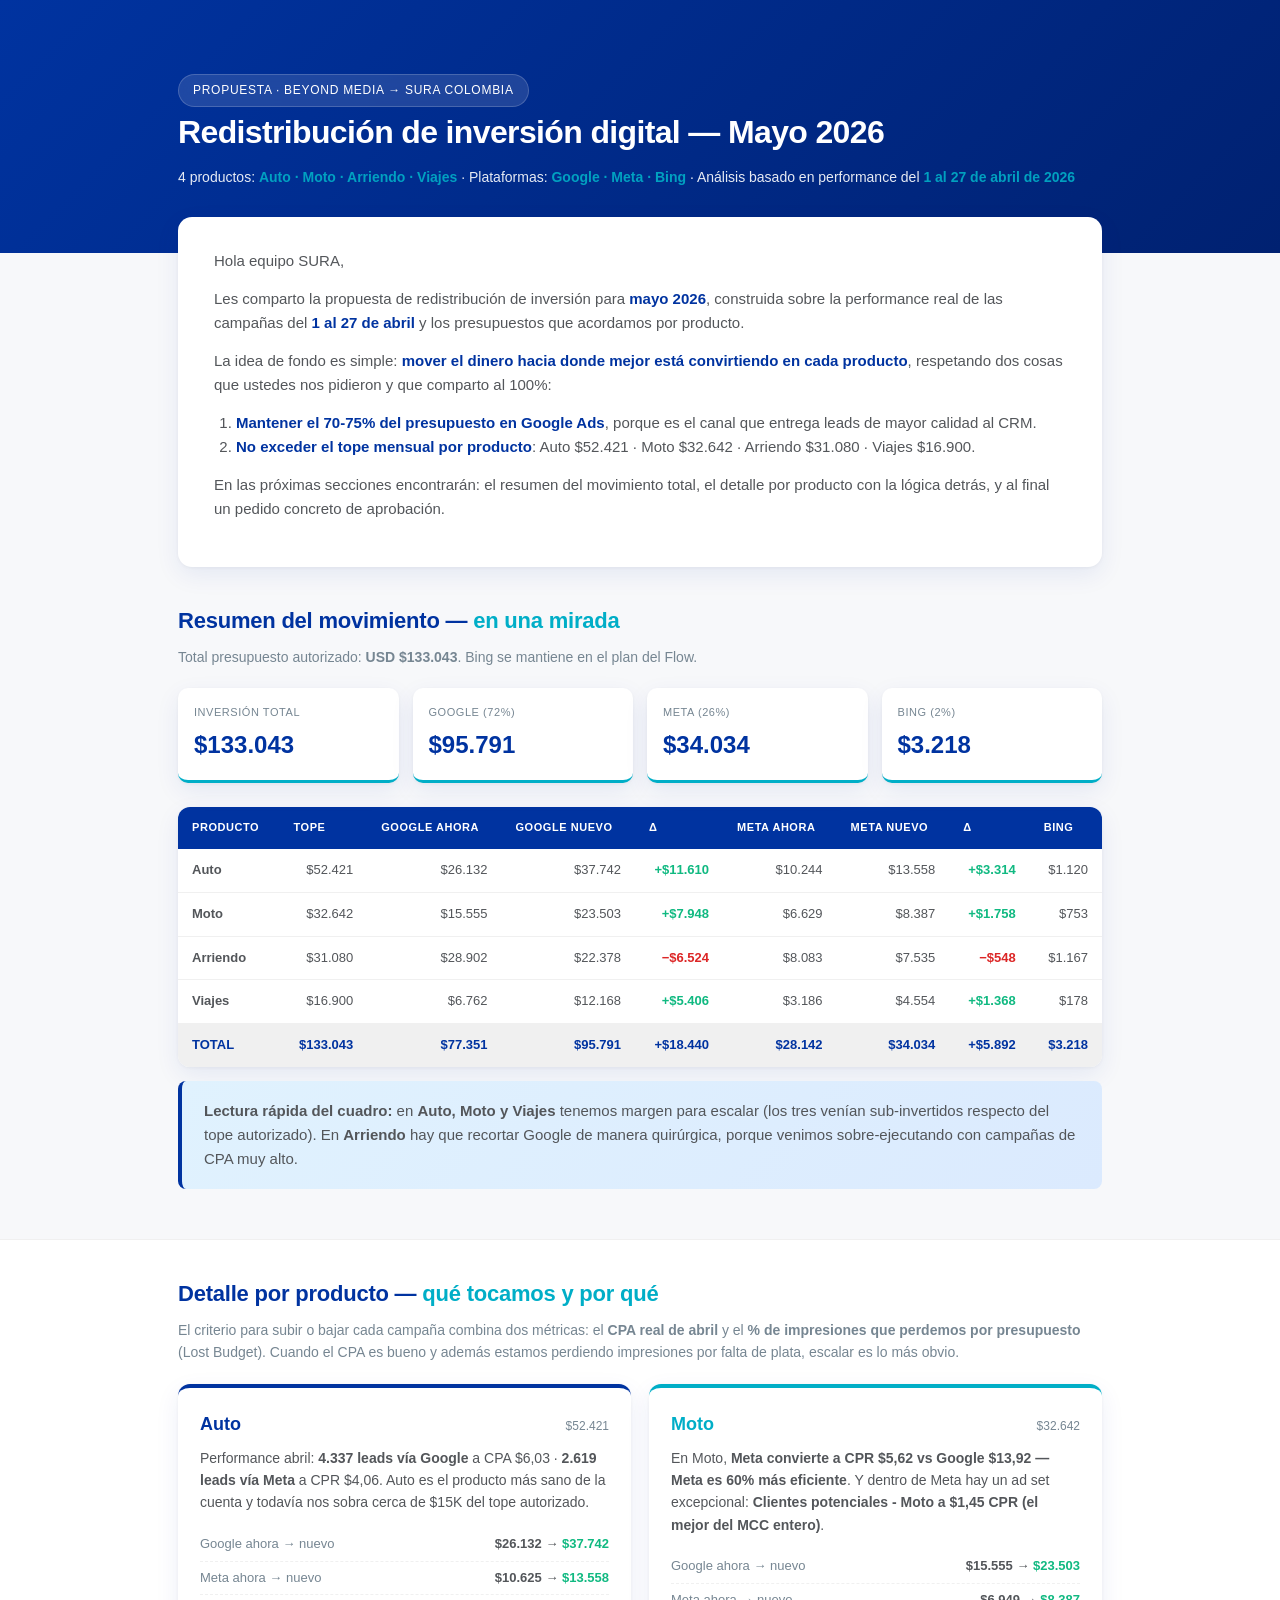
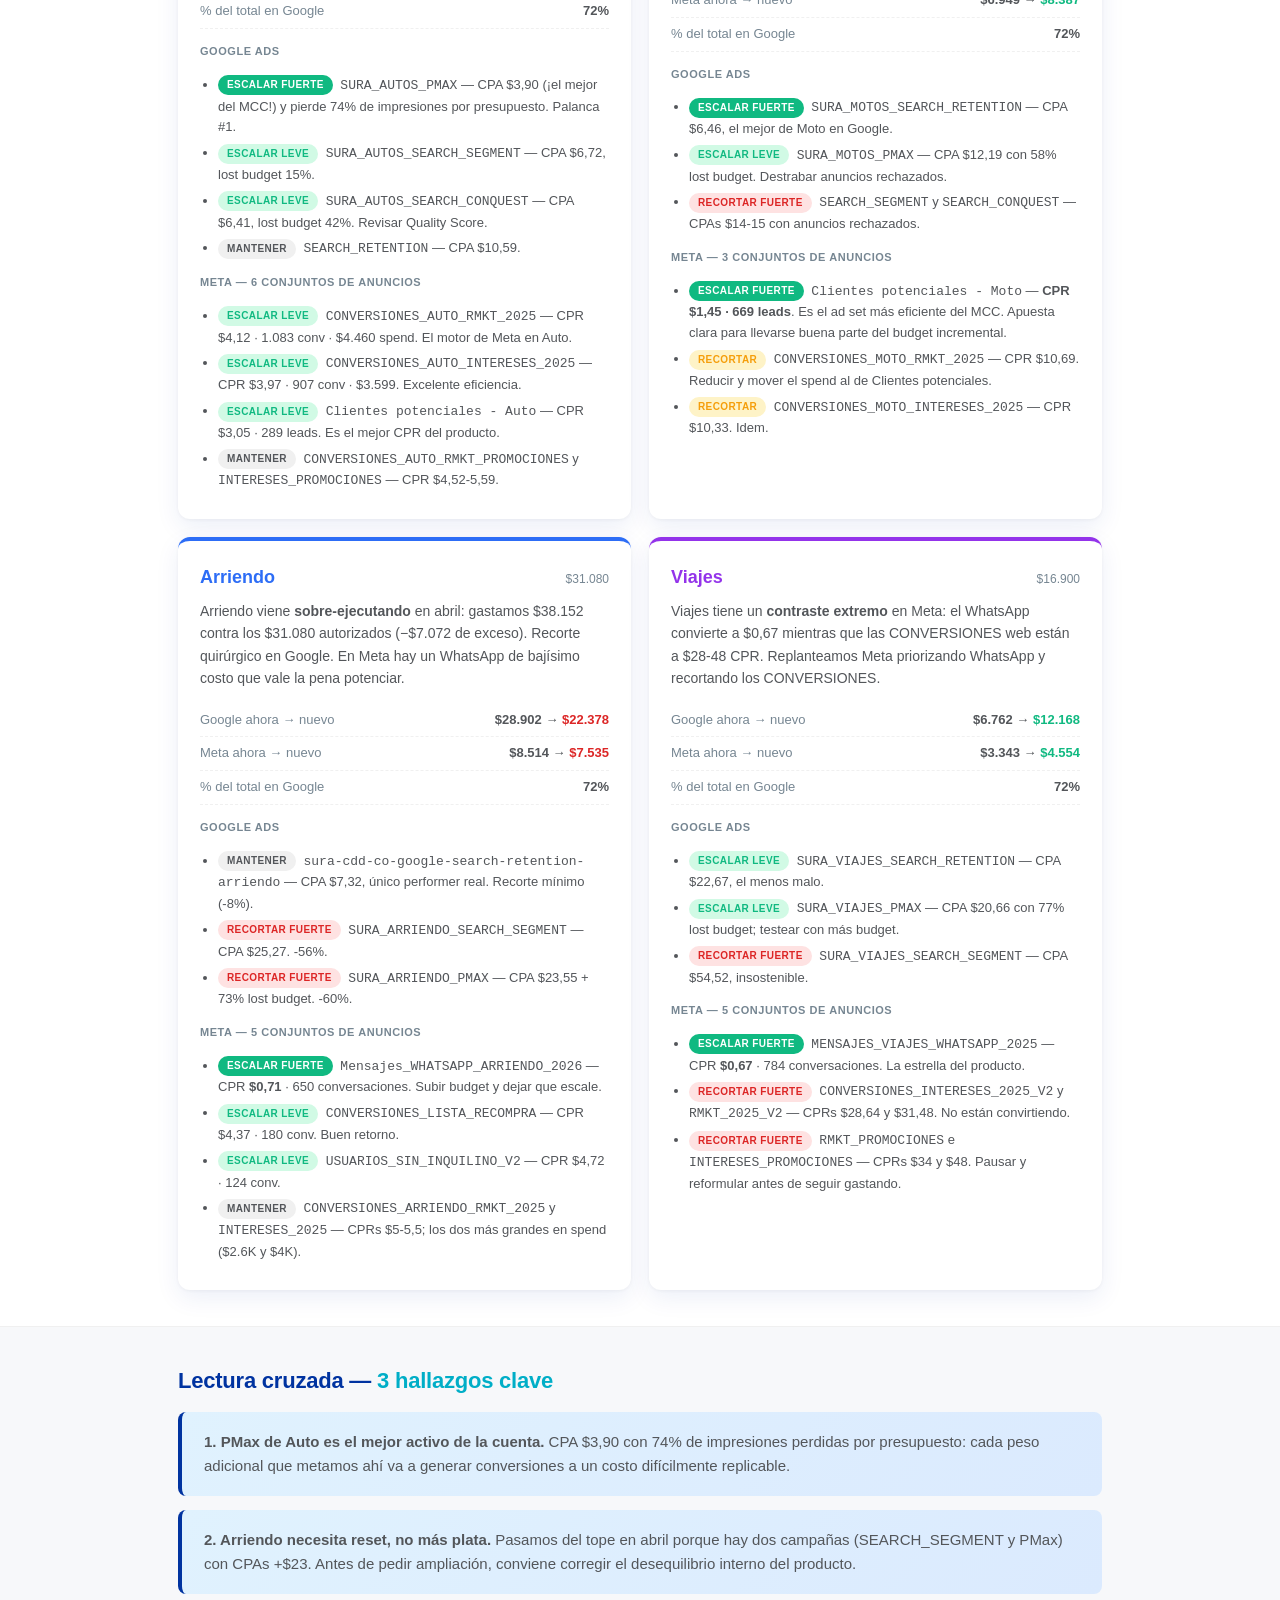
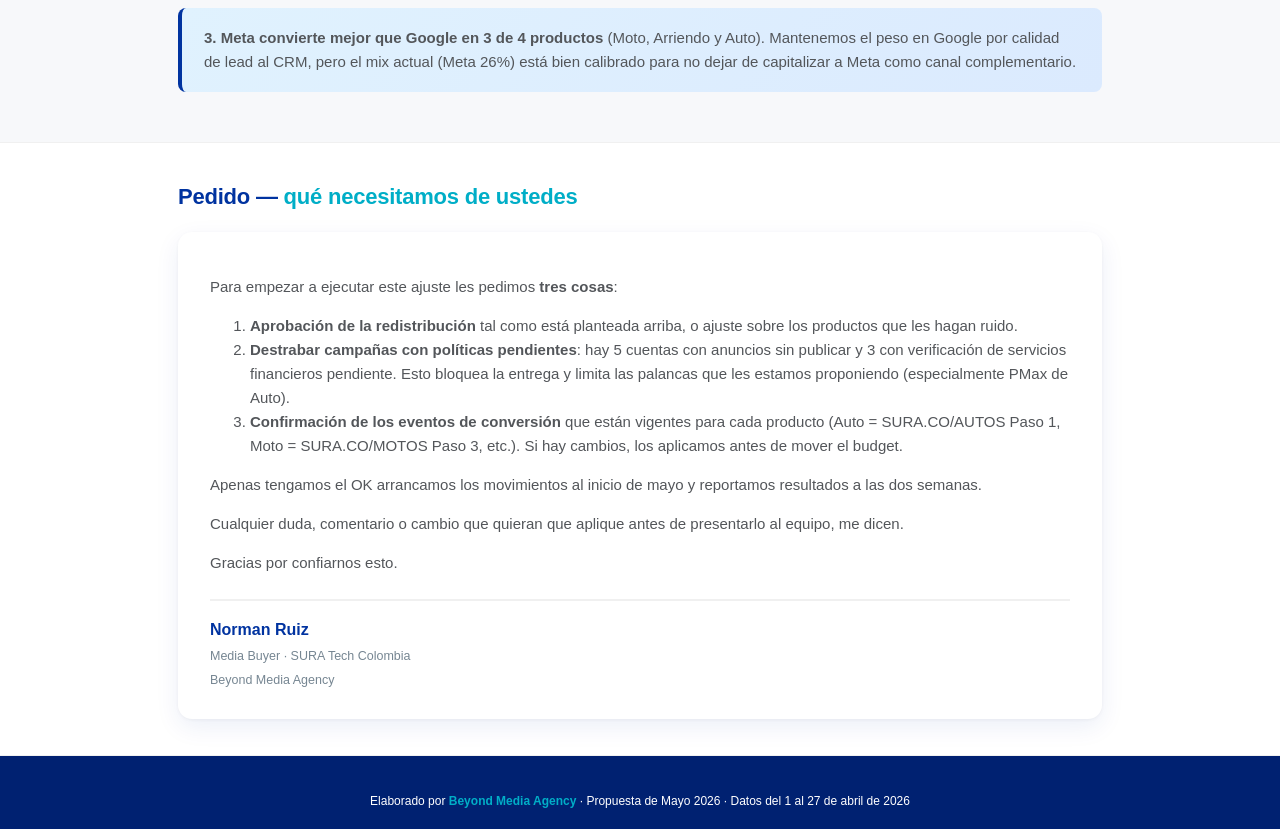
<file: outputs/propuesta_mayo_2026.html>
<!DOCTYPE html>
<html lang="es">
<head>
<meta charset="UTF-8">
<meta name="viewport" content="width=device-width, initial-scale=1.0">
<title>Propuesta de redistribución de inversión · Mayo 2026 · SURA Colombia</title>
<style>
  :root {
    --azul:#0033A0; --aqua:#00AEC7; --azul-osc:#002171;
    --gris-osc:#53565A; --gris-med:#768692; --gris-cl:#F0F0F0; --bg:#F7F8FA;
    --verde:#10B981; --amarillo:#F59E0B; --rojo:#DC2626;
    --shadow: 0 1px 3px rgba(83,86,90,.06), 0 8px 24px rgba(0,51,160,.08);
  }
  * { box-sizing:border-box; }
  html,body { margin:0; padding:0; font-family:"Inter","Segoe UI",-apple-system,sans-serif;
    color:var(--gris-osc); background:var(--bg); line-height:1.6; font-size:15px; }
  .container { max-width:980px; margin:0 auto; padding:0 28px; }

  /* Hero */
  .hero { background:linear-gradient(135deg,var(--azul) 0%, var(--azul-osc) 100%);
    color:#fff; padding:56px 0 64px; }
  .hero .container { max-width:980px; }
  .hero h1 { font-size:32px; font-weight:700; margin:0 0 8px; letter-spacing:-.02em; }
  .hero .meta { opacity:.9; font-size:14px; }
  .hero .meta strong { color:var(--aqua); font-weight:600; }
  .hero .pill {
    display:inline-block; background:rgba(255,255,255,.12); backdrop-filter:blur(8px);
    border:1px solid rgba(255,255,255,.18); padding:6px 14px; border-radius:999px;
    font-size:12px; letter-spacing:.06em; text-transform:uppercase; margin-top:18px;
  }

  /* Card sections */
  section { padding:36px 0; }
  section h2 { color:var(--azul); font-size:22px; margin:0 0 8px; letter-spacing:-.01em; }
  section h2 .accent { color:var(--aqua); }
  section .sub { color:var(--gris-med); font-size:14px; margin:0 0 20px; }
  section.alt { background:#fff; border-top:1px solid var(--gris-cl); border-bottom:1px solid var(--gris-cl); }

  /* Carta */
  .carta { background:#fff; border-radius:14px; padding:32px 36px; box-shadow:var(--shadow);
    margin-top:-36px; position:relative; z-index:2; }
  .carta p { margin:0 0 14px; }
  .carta strong { color:var(--azul); }

  /* Tablas */
  table { width:100%; border-collapse:collapse; background:#fff; border-radius:12px;
    overflow:hidden; box-shadow:var(--shadow); font-size:13px; }
  th { background:var(--azul); color:#fff; padding:12px 14px; text-align:left;
    font-size:11px; text-transform:uppercase; letter-spacing:.05em; font-weight:600; }
  td { padding:11px 14px; border-bottom:1px solid var(--gris-cl); }
  tr:last-child td { border-bottom:0; }
  tr.total td { background:var(--gris-cl); font-weight:700; color:var(--azul); }
  td.num { text-align:right; font-variant-numeric:tabular-nums; }
  td.up { color:var(--verde); font-weight:600; }
  td.dn { color:var(--rojo); font-weight:600; }

  /* Cards seguro */
  .grid { display:grid; grid-template-columns:1fr 1fr; gap:18px; }
  .card { background:#fff; border-radius:12px; padding:22px; box-shadow:var(--shadow);
    border-top:4px solid var(--c, var(--aqua)); }
  .card h3 { margin:0 0 4px; color:var(--c, var(--azul)); font-size:18px; display:flex;
    justify-content:space-between; align-items:baseline; }
  .card h3 small { color:var(--gris-med); font-size:12px; font-weight:500; }
  .card .lead { font-size:14px; color:var(--gris-osc); margin:8px 0 14px; }
  .card .row { display:flex; justify-content:space-between; padding:6px 0;
    border-bottom:1px dashed var(--gris-cl); font-size:13px; }
  .card .row:last-child { border-bottom:0; }
  .card .row span:first-child { color:var(--gris-med); }
  .card .row span:last-child { font-weight:600; }
  .card ul.acciones { margin:14px 0 0; padding:0 0 0 18px; font-size:13px; }
  .card ul.acciones li { margin:5px 0; }

  /* Acción badges */
  .badge { display:inline-block; padding:2px 9px; border-radius:999px;
    font-size:10px; font-weight:700; letter-spacing:.04em; text-transform:uppercase;
    vertical-align:middle; margin-right:4px; }
  .b-up    { background:#d1fae5; color:var(--verde); }
  .b-up-strong { background:var(--verde); color:#fff; }
  .b-dn    { background:#fef3c7; color:var(--amarillo); }
  .b-dn-strong { background:#fee2e2; color:var(--rojo); }
  .b-keep  { background:var(--gris-cl); color:var(--gris-osc); }

  /* Fondo highlight */
  .highlight { background:linear-gradient(135deg,#e0f2fe 0%,#dbeafe 100%);
    border-left:4px solid var(--azul); padding:18px 22px; border-radius:8px; margin:14px 0; }

  /* KPI grid */
  .kpis { display:grid; grid-template-columns:repeat(4,1fr); gap:14px; margin-bottom:24px; }
  .kpi { background:#fff; border-radius:10px; padding:16px; box-shadow:var(--shadow);
    border-bottom:3px solid var(--aqua); }
  .kpi .lbl { font-size:11px; text-transform:uppercase; color:var(--gris-med);
    letter-spacing:.05em; }
  .kpi .val { font-size:24px; font-weight:700; color:var(--azul); margin-top:4px; }

  /* Cierre */
  .cierre { background:#fff; border-radius:14px; padding:28px 32px;
    box-shadow:var(--shadow); margin-top:18px; }
  .firma { margin-top:24px; padding-top:16px; border-top:2px solid var(--gris-cl); }
  .firma strong { color:var(--azul); display:block; font-size:16px; }
  .firma small { color:var(--gris-med); }

  /* Footer */
  footer { padding:36px 0; text-align:center; color:var(--gris-med); font-size:12px;
    background:var(--azul-osc); color:#fff; }
  footer strong { color:var(--aqua); }

  @media (max-width:760px) {
    .grid { grid-template-columns:1fr; }
    .kpis { grid-template-columns:1fr 1fr; }
  }
  @media print {
    body { background:#fff; }
    section { padding:24px 0; page-break-inside:avoid; }
    .hero { background:#0033A0 !important; -webkit-print-color-adjust:exact; print-color-adjust:exact; }
    .card, .carta, .cierre, table { box-shadow:none; border:1px solid #ddd; }
  }
</style>
</head>
<body>

<header class="hero">
  <div class="container">
    <div class="pill">Propuesta · Beyond Media → SURA Colombia</div>
    <h1>Redistribución de inversión digital — Mayo 2026</h1>
    <div class="meta">
      4 productos: <strong>Auto · Moto · Arriendo · Viajes</strong> · Plataformas: <strong>Google · Meta · Bing</strong> ·
      Análisis basado en performance del <strong>1 al 27 de abril de 2026</strong>
    </div>
  </div>
</header>

<div class="container">
  <div class="carta">
    <p>Hola equipo SURA,</p>
    <p>Les comparto la propuesta de redistribución de inversión para <strong>mayo 2026</strong>, construida sobre la performance real de las campañas del <strong>1 al 27 de abril</strong> y los presupuestos que acordamos por producto.</p>
    <p>La idea de fondo es simple: <strong>mover el dinero hacia donde mejor está convirtiendo en cada producto</strong>, respetando dos cosas que ustedes nos pidieron y que comparto al 100%:</p>
    <ol style="margin:0 0 14px 22px; padding:0;">
      <li><strong>Mantener el 70-75% del presupuesto en Google Ads</strong>, porque es el canal que entrega leads de mayor calidad al CRM.</li>
      <li><strong>No exceder el tope mensual por producto</strong>: Auto $52.421 · Moto $32.642 · Arriendo $31.080 · Viajes $16.900.</li>
    </ol>
    <p>En las próximas secciones encontrarán: el resumen del movimiento total, el detalle por producto con la lógica detrás, y al final un pedido concreto de aprobación.</p>
  </div>
</div>

<section>
  <div class="container">
    <h2>Resumen del movimiento — <span class="accent">en una mirada</span></h2>
    <p class="sub">Total presupuesto autorizado: <strong>USD $133.043</strong>. Bing se mantiene en el plan del Flow.</p>

    <div class="kpis">
      <div class="kpi"><div class="lbl">Inversión total</div><div class="val">$133.043</div></div>
      <div class="kpi"><div class="lbl">Google (72%)</div><div class="val">$95.791</div></div>
      <div class="kpi"><div class="lbl">Meta (26%)</div><div class="val">$34.034</div></div>
      <div class="kpi"><div class="lbl">Bing (2%)</div><div class="val">$3.218</div></div>
    </div>

    <table>
      <thead><tr>
        <th>Producto</th><th>Tope</th>
        <th>Google ahora</th><th>Google nuevo</th><th>Δ</th>
        <th>Meta ahora</th><th>Meta nuevo</th><th>Δ</th>
        <th>Bing</th>
      </tr></thead>
      <tbody>
        <tr><td><strong>Auto</strong></td><td class="num">$52.421</td>
            <td class="num">$26.132</td><td class="num">$37.742</td><td class="num up">+$11.610</td>
            <td class="num">$10.244</td><td class="num">$13.558</td><td class="num up">+$3.314</td>
            <td class="num">$1.120</td></tr>
        <tr><td><strong>Moto</strong></td><td class="num">$32.642</td>
            <td class="num">$15.555</td><td class="num">$23.503</td><td class="num up">+$7.948</td>
            <td class="num">$6.629</td><td class="num">$8.387</td><td class="num up">+$1.758</td>
            <td class="num">$753</td></tr>
        <tr><td><strong>Arriendo</strong></td><td class="num">$31.080</td>
            <td class="num">$28.902</td><td class="num">$22.378</td><td class="num dn">−$6.524</td>
            <td class="num">$8.083</td><td class="num">$7.535</td><td class="num dn">−$548</td>
            <td class="num">$1.167</td></tr>
        <tr><td><strong>Viajes</strong></td><td class="num">$16.900</td>
            <td class="num">$6.762</td><td class="num">$12.168</td><td class="num up">+$5.406</td>
            <td class="num">$3.186</td><td class="num">$4.554</td><td class="num up">+$1.368</td>
            <td class="num">$178</td></tr>
        <tr class="total"><td>TOTAL</td><td class="num">$133.043</td>
            <td class="num">$77.351</td><td class="num">$95.791</td><td class="num">+$18.440</td>
            <td class="num">$28.142</td><td class="num">$34.034</td><td class="num">+$5.892</td>
            <td class="num">$3.218</td></tr>
      </tbody>
    </table>

    <div class="highlight">
      <strong>Lectura rápida del cuadro:</strong> en <strong>Auto, Moto y Viajes</strong> tenemos margen para escalar (los tres venían sub-invertidos respecto del tope autorizado). En <strong>Arriendo</strong> hay que recortar Google de manera quirúrgica, porque venimos sobre-ejecutando con campañas de CPA muy alto.
    </div>
  </div>
</section>

<section class="alt">
  <div class="container">
    <h2>Detalle por producto — <span class="accent">qué tocamos y por qué</span></h2>
    <p class="sub">El criterio para subir o bajar cada campaña combina dos métricas: el <strong>CPA real de abril</strong> y el <strong>% de impresiones que perdemos por presupuesto</strong> (Lost Budget). Cuando el CPA es bueno y además estamos perdiendo impresiones por falta de plata, escalar es lo más obvio.</p>

    <div class="grid">

      <!-- AUTO -->
      <div class="card" style="--c:#0033A0">
        <h3>Auto <small>$52.421</small></h3>
        <p class="lead">Performance abril: <strong>4.337 leads vía Google</strong> a CPA $6,03 · <strong>2.619 leads vía Meta</strong> a CPR $4,06. Auto es el producto más sano de la cuenta y todavía nos sobra cerca de $15K del tope autorizado.</p>
        <div class="row"><span>Google ahora → nuevo</span><span>$26.132 → <strong style="color:var(--verde)">$37.742</strong></span></div>
        <div class="row"><span>Meta ahora → nuevo</span><span>$10.625 → <strong style="color:var(--verde)">$13.558</strong></span></div>
        <div class="row"><span>% del total en Google</span><span>72%</span></div>

        <div style="margin-top:14px;font-size:11px;font-weight:600;text-transform:uppercase;color:var(--gris-med);letter-spacing:.05em;">Google Ads</div>
        <ul class="acciones">
          <li><span class="badge b-up-strong">Escalar fuerte</span> <code>SURA_AUTOS_PMAX</code> — CPA $3,90 (¡el mejor del MCC!) y pierde 74% de impresiones por presupuesto. Palanca #1.</li>
          <li><span class="badge b-up">Escalar leve</span> <code>SURA_AUTOS_SEARCH_SEGMENT</code> — CPA $6,72, lost budget 15%.</li>
          <li><span class="badge b-up">Escalar leve</span> <code>SURA_AUTOS_SEARCH_CONQUEST</code> — CPA $6,41, lost budget 42%. Revisar Quality Score.</li>
          <li><span class="badge b-keep">Mantener</span> <code>SEARCH_RETENTION</code> — CPA $10,59.</li>
        </ul>

        <div style="margin-top:14px;font-size:11px;font-weight:600;text-transform:uppercase;color:var(--gris-med);letter-spacing:.05em;">Meta — 6 conjuntos de anuncios</div>
        <ul class="acciones">
          <li><span class="badge b-up">Escalar leve</span> <code>CONVERSIONES_AUTO_RMKT_2025</code> — CPR $4,12 · 1.083 conv · $4.460 spend. El motor de Meta en Auto.</li>
          <li><span class="badge b-up">Escalar leve</span> <code>CONVERSIONES_AUTO_INTERESES_2025</code> — CPR $3,97 · 907 conv · $3.599. Excelente eficiencia.</li>
          <li><span class="badge b-up">Escalar leve</span> <code>Clientes potenciales - Auto</code> — CPR $3,05 · 289 leads. Es el mejor CPR del producto.</li>
          <li><span class="badge b-keep">Mantener</span> <code>CONVERSIONES_AUTO_RMKT_PROMOCIONES</code> y <code>INTERESES_PROMOCIONES</code> — CPR $4,52-5,59.</li>
        </ul>
      </div>

      <!-- MOTO -->
      <div class="card" style="--c:#00AEC7">
        <h3>Moto <small>$32.642</small></h3>
        <p class="lead">En Moto, <strong>Meta convierte a CPR $5,62 vs Google $13,92 — Meta es 60% más eficiente</strong>. Y dentro de Meta hay un ad set excepcional: <strong>Clientes potenciales - Moto a $1,45 CPR (el mejor del MCC entero)</strong>.</p>
        <div class="row"><span>Google ahora → nuevo</span><span>$15.555 → <strong style="color:var(--verde)">$23.503</strong></span></div>
        <div class="row"><span>Meta ahora → nuevo</span><span>$6.949 → <strong style="color:var(--verde)">$8.387</strong></span></div>
        <div class="row"><span>% del total en Google</span><span>72%</span></div>

        <div style="margin-top:14px;font-size:11px;font-weight:600;text-transform:uppercase;color:var(--gris-med);letter-spacing:.05em;">Google Ads</div>
        <ul class="acciones">
          <li><span class="badge b-up-strong">Escalar fuerte</span> <code>SURA_MOTOS_SEARCH_RETENTION</code> — CPA $6,46, el mejor de Moto en Google.</li>
          <li><span class="badge b-up">Escalar leve</span> <code>SURA_MOTOS_PMAX</code> — CPA $12,19 con 58% lost budget. Destrabar anuncios rechazados.</li>
          <li><span class="badge b-dn-strong">Recortar fuerte</span> <code>SEARCH_SEGMENT</code> y <code>SEARCH_CONQUEST</code> — CPAs $14-15 con anuncios rechazados.</li>
        </ul>

        <div style="margin-top:14px;font-size:11px;font-weight:600;text-transform:uppercase;color:var(--gris-med);letter-spacing:.05em;">Meta — 3 conjuntos de anuncios</div>
        <ul class="acciones">
          <li><span class="badge b-up-strong">Escalar fuerte</span> <code>Clientes potenciales - Moto</code> — <strong>CPR $1,45 · 669 leads</strong>. Es el ad set más eficiente del MCC. Apuesta clara para llevarse buena parte del budget incremental.</li>
          <li><span class="badge b-dn">Recortar</span> <code>CONVERSIONES_MOTO_RMKT_2025</code> — CPR $10,69. Reducir y mover el spend al de Clientes potenciales.</li>
          <li><span class="badge b-dn">Recortar</span> <code>CONVERSIONES_MOTO_INTERESES_2025</code> — CPR $10,33. Idem.</li>
        </ul>
      </div>

      <!-- ARRIENDO -->
      <div class="card" style="--c:#2D6DF6">
        <h3>Arriendo <small>$31.080</small></h3>
        <p class="lead">Arriendo viene <strong>sobre-ejecutando</strong> en abril: gastamos $38.152 contra los $31.080 autorizados (−$7.072 de exceso). Recorte quirúrgico en Google. En Meta hay un WhatsApp de bajísimo costo que vale la pena potenciar.</p>
        <div class="row"><span>Google ahora → nuevo</span><span>$28.902 → <strong style="color:var(--rojo)">$22.378</strong></span></div>
        <div class="row"><span>Meta ahora → nuevo</span><span>$8.514 → <strong style="color:var(--rojo)">$7.535</strong></span></div>
        <div class="row"><span>% del total en Google</span><span>72%</span></div>

        <div style="margin-top:14px;font-size:11px;font-weight:600;text-transform:uppercase;color:var(--gris-med);letter-spacing:.05em;">Google Ads</div>
        <ul class="acciones">
          <li><span class="badge b-keep">Mantener</span> <code>sura-cdd-co-google-search-retention-arriendo</code> — CPA $7,32, único performer real. Recorte mínimo (-8%).</li>
          <li><span class="badge b-dn-strong">Recortar fuerte</span> <code>SURA_ARRIENDO_SEARCH_SEGMENT</code> — CPA $25,27. -56%.</li>
          <li><span class="badge b-dn-strong">Recortar fuerte</span> <code>SURA_ARRIENDO_PMAX</code> — CPA $23,55 + 73% lost budget. -60%.</li>
        </ul>

        <div style="margin-top:14px;font-size:11px;font-weight:600;text-transform:uppercase;color:var(--gris-med);letter-spacing:.05em;">Meta — 5 conjuntos de anuncios</div>
        <ul class="acciones">
          <li><span class="badge b-up-strong">Escalar fuerte</span> <code>Mensajes_WHATSAPP_ARRIENDO_2026</code> — CPR <strong>$0,71</strong> · 650 conversaciones. Subir budget y dejar que escale.</li>
          <li><span class="badge b-up">Escalar leve</span> <code>CONVERSIONES_LISTA_RECOMPRA</code> — CPR $4,37 · 180 conv. Buen retorno.</li>
          <li><span class="badge b-up">Escalar leve</span> <code>USUARIOS_SIN_INQUILINO_V2</code> — CPR $4,72 · 124 conv.</li>
          <li><span class="badge b-keep">Mantener</span> <code>CONVERSIONES_ARRIENDO_RMKT_2025</code> y <code>INTERESES_2025</code> — CPRs $5-5,5; los dos más grandes en spend ($2.6K y $4K).</li>
        </ul>
      </div>

      <!-- VIAJES -->
      <div class="card" style="--c:#9333EA">
        <h3>Viajes <small>$16.900</small></h3>
        <p class="lead">Viajes tiene un <strong>contraste extremo</strong> en Meta: el WhatsApp convierte a $0,67 mientras que las CONVERSIONES web están a $28-48 CPR. Replanteamos Meta priorizando WhatsApp y recortando los CONVERSIONES.</p>
        <div class="row"><span>Google ahora → nuevo</span><span>$6.762 → <strong style="color:var(--verde)">$12.168</strong></span></div>
        <div class="row"><span>Meta ahora → nuevo</span><span>$3.343 → <strong style="color:var(--verde)">$4.554</strong></span></div>
        <div class="row"><span>% del total en Google</span><span>72%</span></div>

        <div style="margin-top:14px;font-size:11px;font-weight:600;text-transform:uppercase;color:var(--gris-med);letter-spacing:.05em;">Google Ads</div>
        <ul class="acciones">
          <li><span class="badge b-up">Escalar leve</span> <code>SURA_VIAJES_SEARCH_RETENTION</code> — CPA $22,67, el menos malo.</li>
          <li><span class="badge b-up">Escalar leve</span> <code>SURA_VIAJES_PMAX</code> — CPA $20,66 con 77% lost budget; testear con más budget.</li>
          <li><span class="badge b-dn-strong">Recortar fuerte</span> <code>SURA_VIAJES_SEARCH_SEGMENT</code> — CPA $54,52, insostenible.</li>
        </ul>

        <div style="margin-top:14px;font-size:11px;font-weight:600;text-transform:uppercase;color:var(--gris-med);letter-spacing:.05em;">Meta — 5 conjuntos de anuncios</div>
        <ul class="acciones">
          <li><span class="badge b-up-strong">Escalar fuerte</span> <code>MENSAJES_VIAJES_WHATSAPP_2025</code> — CPR <strong>$0,67</strong> · 784 conversaciones. La estrella del producto.</li>
          <li><span class="badge b-dn-strong">Recortar fuerte</span> <code>CONVERSIONES_INTERESES_2025_V2</code> y <code>RMKT_2025_V2</code> — CPRs $28,64 y $31,48. No están convirtiendo.</li>
          <li><span class="badge b-dn-strong">Recortar fuerte</span> <code>RMKT_PROMOCIONES</code> e <code>INTERESES_PROMOCIONES</code> — CPRs $34 y $48. Pausar y reformular antes de seguir gastando.</li>
        </ul>
      </div>

    </div>
  </div>
</section>

<section>
  <div class="container">
    <h2>Lectura cruzada — <span class="accent">3 hallazgos clave</span></h2>
    <div class="highlight">
      <strong>1. PMax de Auto es el mejor activo de la cuenta.</strong> CPA $3,90 con 74% de impresiones perdidas por presupuesto: cada peso adicional que metamos ahí va a generar conversiones a un costo difícilmente replicable.
    </div>
    <div class="highlight">
      <strong>2. Arriendo necesita reset, no más plata.</strong> Pasamos del tope en abril porque hay dos campañas (SEARCH_SEGMENT y PMax) con CPAs +$23. Antes de pedir ampliación, conviene corregir el desequilibrio interno del producto.
    </div>
    <div class="highlight">
      <strong>3. Meta convierte mejor que Google en 3 de 4 productos</strong> (Moto, Arriendo y Auto). Mantenemos el peso en Google por calidad de lead al CRM, pero el mix actual (Meta 26%) está bien calibrado para no dejar de capitalizar a Meta como canal complementario.
    </div>
  </div>
</section>

<section class="alt">
  <div class="container">
    <h2>Pedido — <span class="accent">qué necesitamos de ustedes</span></h2>
    <div class="cierre">
      <p>Para empezar a ejecutar este ajuste les pedimos <strong>tres cosas</strong>:</p>
      <ol>
        <li><strong>Aprobación de la redistribución</strong> tal como está planteada arriba, o ajuste sobre los productos que les hagan ruido.</li>
        <li><strong>Destrabar campañas con políticas pendientes</strong>: hay 5 cuentas con anuncios sin publicar y 3 con verificación de servicios financieros pendiente. Esto bloquea la entrega y limita las palancas que les estamos proponiendo (especialmente PMax de Auto).</li>
        <li><strong>Confirmación de los eventos de conversión</strong> que están vigentes para cada producto (Auto = SURA.CO/AUTOS Paso 1, Moto = SURA.CO/MOTOS Paso 3, etc.). Si hay cambios, los aplicamos antes de mover el budget.</li>
      </ol>
      <p>Apenas tengamos el OK arrancamos los movimientos al inicio de mayo y reportamos resultados a las dos semanas.</p>
      <p>Cualquier duda, comentario o cambio que quieran que aplique antes de presentarlo al equipo, me dicen.</p>
      <p>Gracias por confiarnos esto.</p>
      <div class="firma">
        <strong>Norman Ruiz</strong>
        <small>Media Buyer · SURA Tech Colombia</small><br>
        <small>Beyond Media Agency</small>
      </div>
    </div>
  </div>
</section>

<footer>
  <div class="container">
    Elaborado por <strong>Beyond Media Agency</strong> · Propuesta de Mayo 2026 · Datos del 1 al 27 de abril de 2026
  </div>
</footer>

</body>
</html>
</file>
